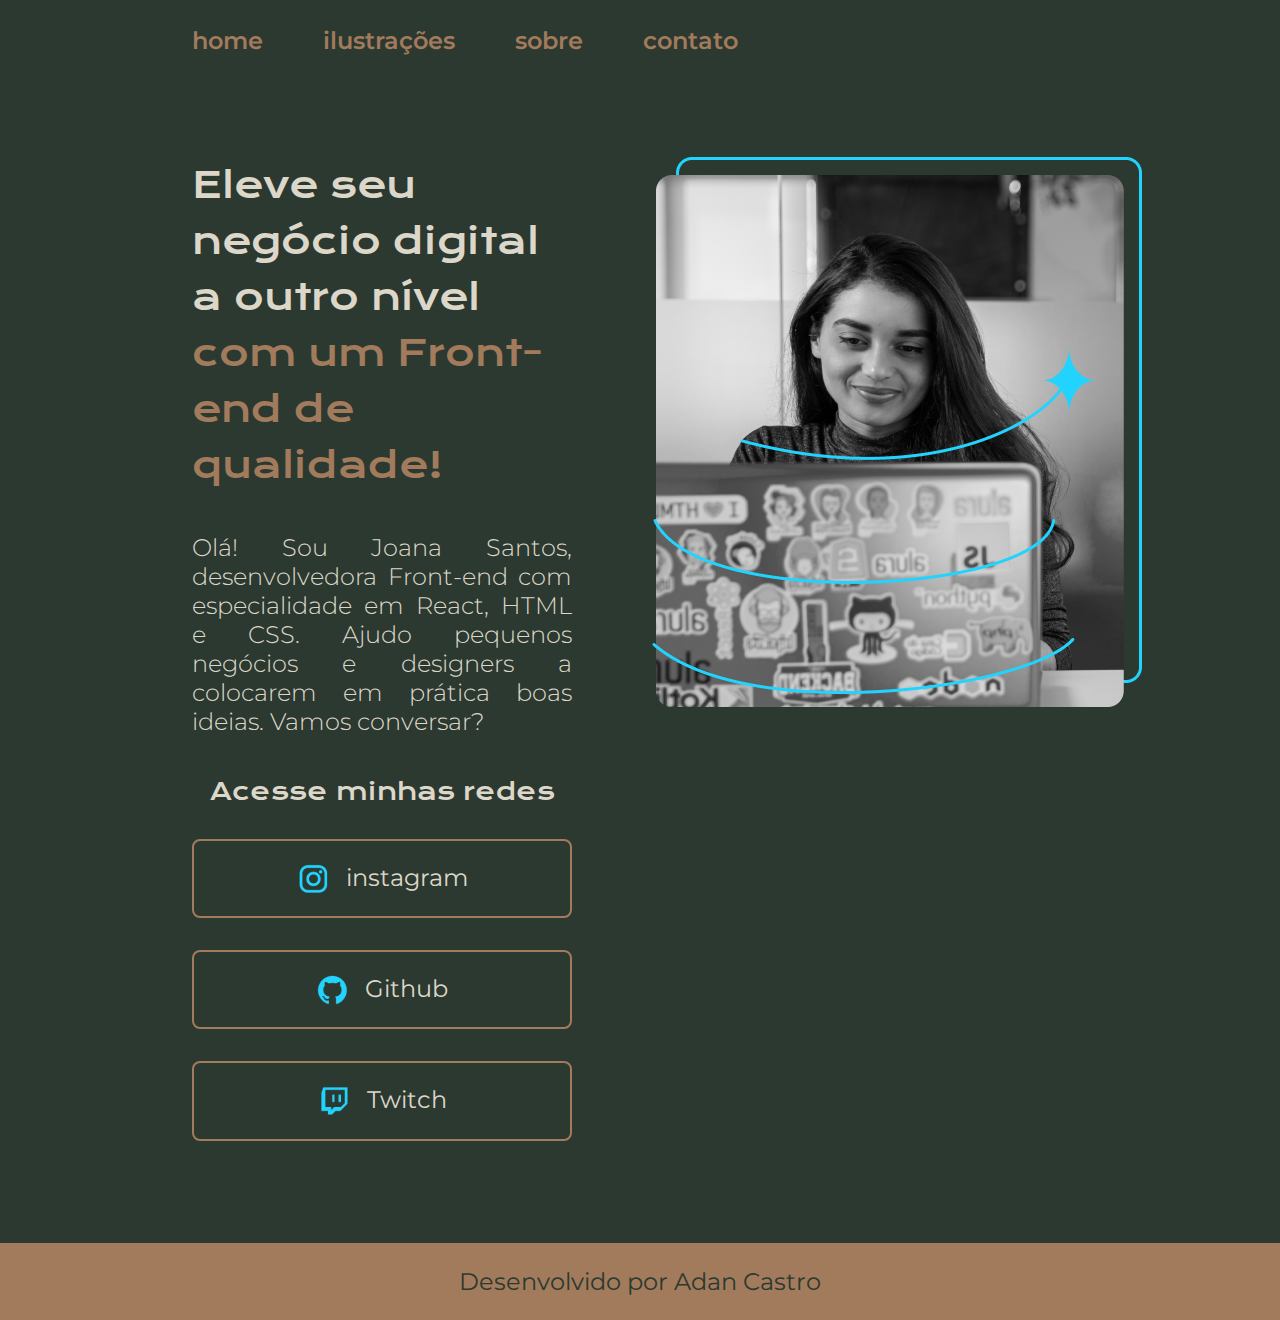
<file: about.html>
<!DOCTYPE html>
<html lang="pt-br">
<head>
    <meta charset="UTF-8">
    <meta name="viewport" content="width=device-width, initial-scale=1.0">
    <title>Sobre mim</title>
    <link rel="stylesheet" href="./styles/style.css">
</head>
<body>
    <header class="cabecalho">
        <nav class="cabecalho__abas">
            <a class="cabecalho__abas__aba" href="index.html">home</a>
            <a class="cabecalho__abas__aba" href="works.html">ilustrações</a>
            <a class="cabecalho__abas__aba" href="about.html">sobre</a>
            <a class="cabecalho__abas__aba" href="contact.html">contato</a>
        </nav>
    </header>
    <main class="apresentacao">
        <section class="apresentacao__conteudo">
            <h1 class="apresentacao__conteudo__titulo">Eleve seu negócio digital a outro nível <strong class="titulo-destaque"> com um Front-end de qualidade!</strong></h1>
            <p class="apresentacao__conteudo__texto">Olá! Sou Joana Santos, desenvolvedora Front-end com especialidade em React, HTML e CSS. Ajudo pequenos negócios e designers a colocarem em prática boas ideias. Vamos conversar?</p>
            <div class="apresentacao__links">
                <h2 class="apresentacao__links__subtitulo">Acesse minhas redes</h2>
                <a class="apresentacao__links__link" href ="https://www.instagram.com/adancastroart/"><img src="./assets/instagram.png" alt="icone do  instagram">
                    instagram
                </a>
                <a class="apresentacao__links__link" href="https://github.com/adanlcastro"> <img src="./assets/github.png" alt="icone Github">
                    Github
                </a>
                <a class="apresentacao__links__link" href=""> <img src="./assets/twitch.png" alt="icone Twitch">
                    Twitch
                </a>
            </div>
        </section>
        <img src="./assets/Imagem.png" alt="foto da Joana Santos programando">
    </main>
    <footer class="rodape">
        <p class="rodape__texto">Desenvolvido por Adan Castro</p>
    </footer>
</body>
</html>
</file>
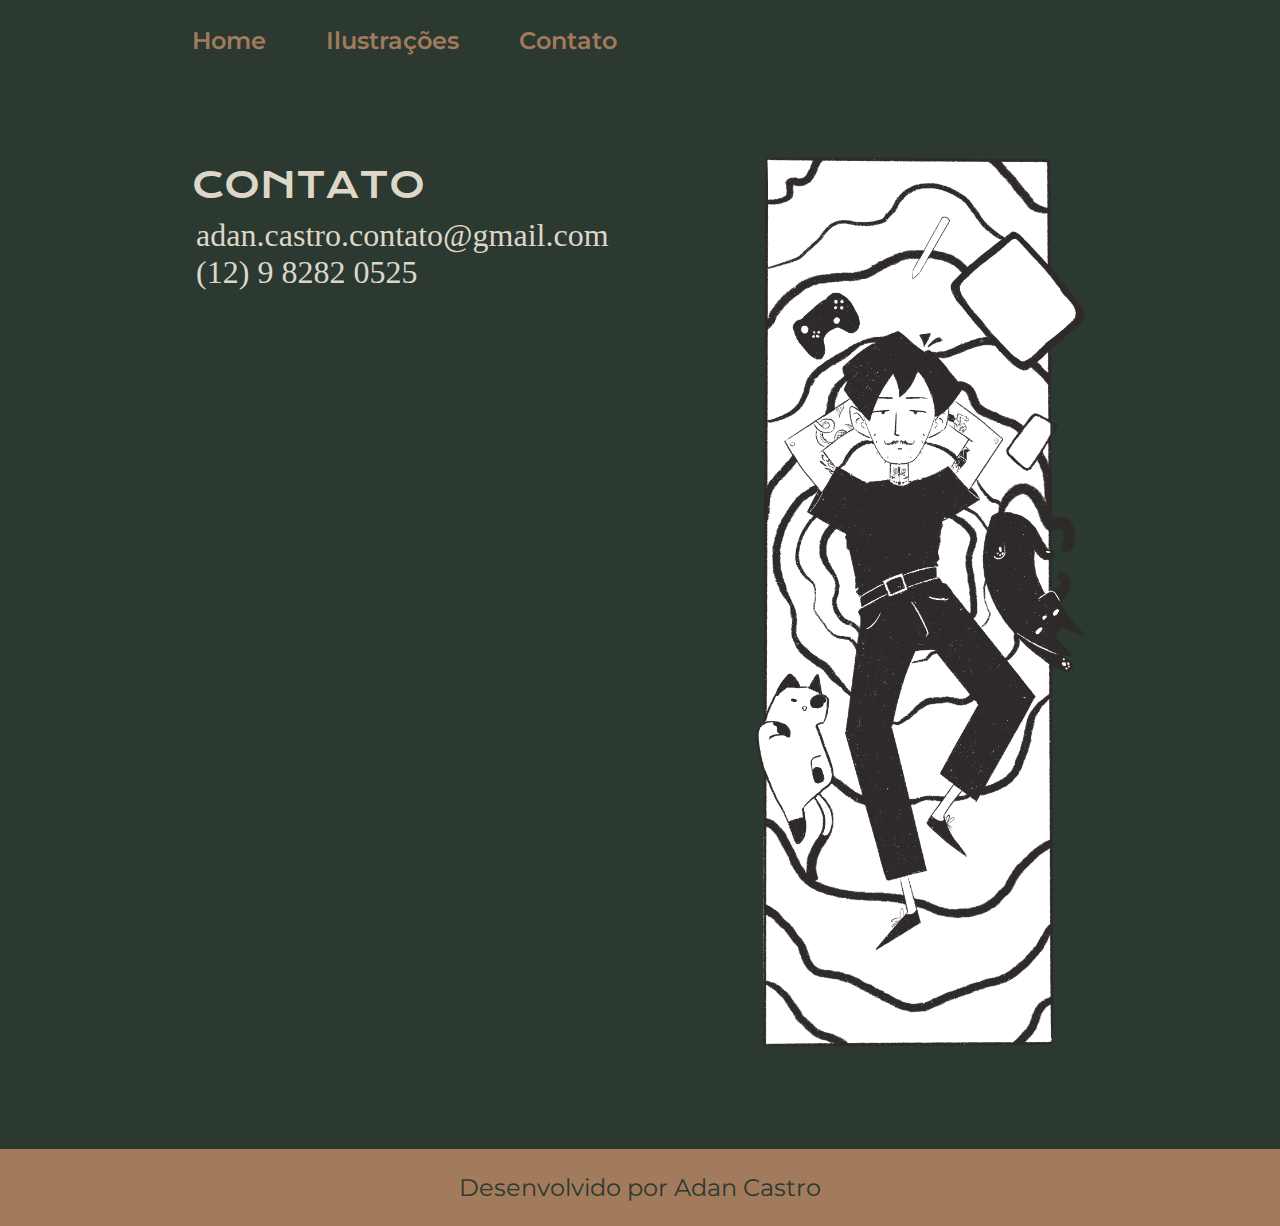
<file: contact.html>
<!DOCTYPE html>
<html lang="pt-br">
<head>
    <meta charset="UTF-8">
    <meta name="viewport" content="width=device-width, initial-scale=1.0">
    <title>contato</title>
    <link rel="stylesheet" href="./styles/style.css">
</head>
<body>
    <header class="cabecalho">
        <nav class="cabecalho__abas">
            <a class="cabecalho__abas__aba" href="index.html">Home</a>
            <a class="cabecalho__abas__aba" href="works.html">Ilustrações</a>
            <a class="cabecalho__abas__aba" href="contact.html">Contato</a>
        </nav>
    </header>
    <main class="apresentacao">
        <section class="apresentacao__contato">
            <h1 class="apresentacao__contato__titulo">CONTATO</h1>
            <div class="apresentacao__contato__infos">
                <p>adan.castro.contato@gmail.com</p>
                <p>(12) 9 8282 0525</p>
            </div>
        </section>
        <img class="apresentacao__imagem" src="./assets/ilustracao_Adan.PNG" alt="foto da Joana Santos programando">
    </main>
    <footer class="rodape">
        <p class="rodape__texto">Desenvolvido por Adan Castro</p>
    </footer>
</body>
</html>
</file>
<file: styles/style.css>
@import url('https://fonts.googleapis.com/css2?family=Krona+One&family=Montserrat:ital,wght@0,100..900;1,100..900&display=swap');

:root {
    --cor-primaria: #2C3930;
    --cor-secudaria: #A27B5C;
    --cor-terciaria: #DCD7C9;
    --cor-quartenaria: #3F4F44;

}

*{
    margin: 0;
    padding: 0;
}

body {
    height: 100vh;
    box-sizing: border-box;
    background-color: var(--cor-primaria);
    color: var(--cor-terciaria);
}

.cabecalho {
    padding: 2% 0% 0% 15%;
}
.cabecalho__abas {
    display: flex;
    gap: 3.75rem;

}
.cabecalho__abas__aba{
    color:var(--cor-secudaria);
    font-family: "Montserrat", serif;
    font-size: 1.5rem;
    font-weight:600;
    text-decoration: none;
}


.titulo-destaque {
    color: var(--cor-secudaria);
}

.apresentacao {
    margin: 5% 10%;
    display: flex;
    align-items: start;
    justify-content: space-between;
    padding: 3% 5% 3% 5%;
    gap: 5rem;
}

.apresentacao__conteudo {
    width: 60%;
    display: flex;
    flex-direction: column;
    gap: 2.5rem;

}
.apresentacao__imagem {
    width: 37%;
}

.apresentacao__conteudo__titulo{
    font-size: 2.25rem;
    line-height: 3.5rem;
    font-family: "Krona One", serif;
    font-weight: 200;
}

.apresentacao__conteudo__texto {
    font-size: 1.5rem;
    font-weight: 200;
    font-family: "Montserrat", serif;
    font-weight: 300;
    text-align: justify;
}

.apresentacao__links {
    display: flex;
    flex-direction: column;
    justify-content: space-between;
    align-items: center;
    gap: 32px;
}

.apresentacao__links__subtitulo {
    font-size: 1.5rem ;
    font-weight: 100;
    font-family: "Krona One", serif;
}

.apresentacao__links__link {
    display: flex;
    justify-content: center;
    gap: 16px;
    color:  var(--cor-terciaria);
    border: 2px solid var(--cor-secudaria);
    text-align: center;
    width: 23.5rem;
    border-radius: 0.5rem;
    font-size: 1.5rem;
    font-weight: 600;
    padding: 1.35rem 0;
    text-decoration: none;
    font-family: "Montserrat", serif;
    font-weight: 400;
}

.apresentacao__links__link:hover {
    background-color: var(--cor-quartenarias);
    padding: 1.35rem 1.6rem;
}

.apresentacao__trabalhos{
    margin: 3% 0%;
    display: flex;
    flex-direction: column;
}

.apresentacao__trabalhos__divisao{
    display: flex;
    justify-content: center;
}


.apresentacao__trabalhos__divisao__imagem {
    width: 45%;
    padding: 1%;
}

.apresentacao__contato {
    display: flex;
    flex-direction: column;
}

.apresentacao__contato__titulo {
    text-align: center;
    display: flex;
    font-size: 2.25rem;
    line-height: 3.5rem;
    font-family: "Krona One", serif;
    font-weight: 200;
}

.apresentacao__contato__infos {
    font-size: 2rem;
    padding: 1%;
}

img:active {
    position:fixed;
    top: 50%;
    left: 50%;
    transform: translate(-50%, -50%) scale(1.8); 
}

.rodape__texto {
    background-color: var(--cor-secudaria);
    color: var(--cor-primaria);
    text-align: center;
    padding: 1.5rem 0;
    font-size: 1.5rem;
    font-family: "Montserrat", serif;
    font-weight: 400;
}

@media (max-width: 1200px) {
    .cabecalho{
        padding: 0;
        margin: 10%;
    }

    .cabecalho__abas {
        justify-content: center;
    }

    .apresentacao {
        flex-direction: column-reverse;
        align-items: center;
  
    }

    .apresentacao__conteudo{
        width: auto;
    }

    .apresentacao__conteudo__titulo{
        font-size: 2rem;
    }
}
</file>
